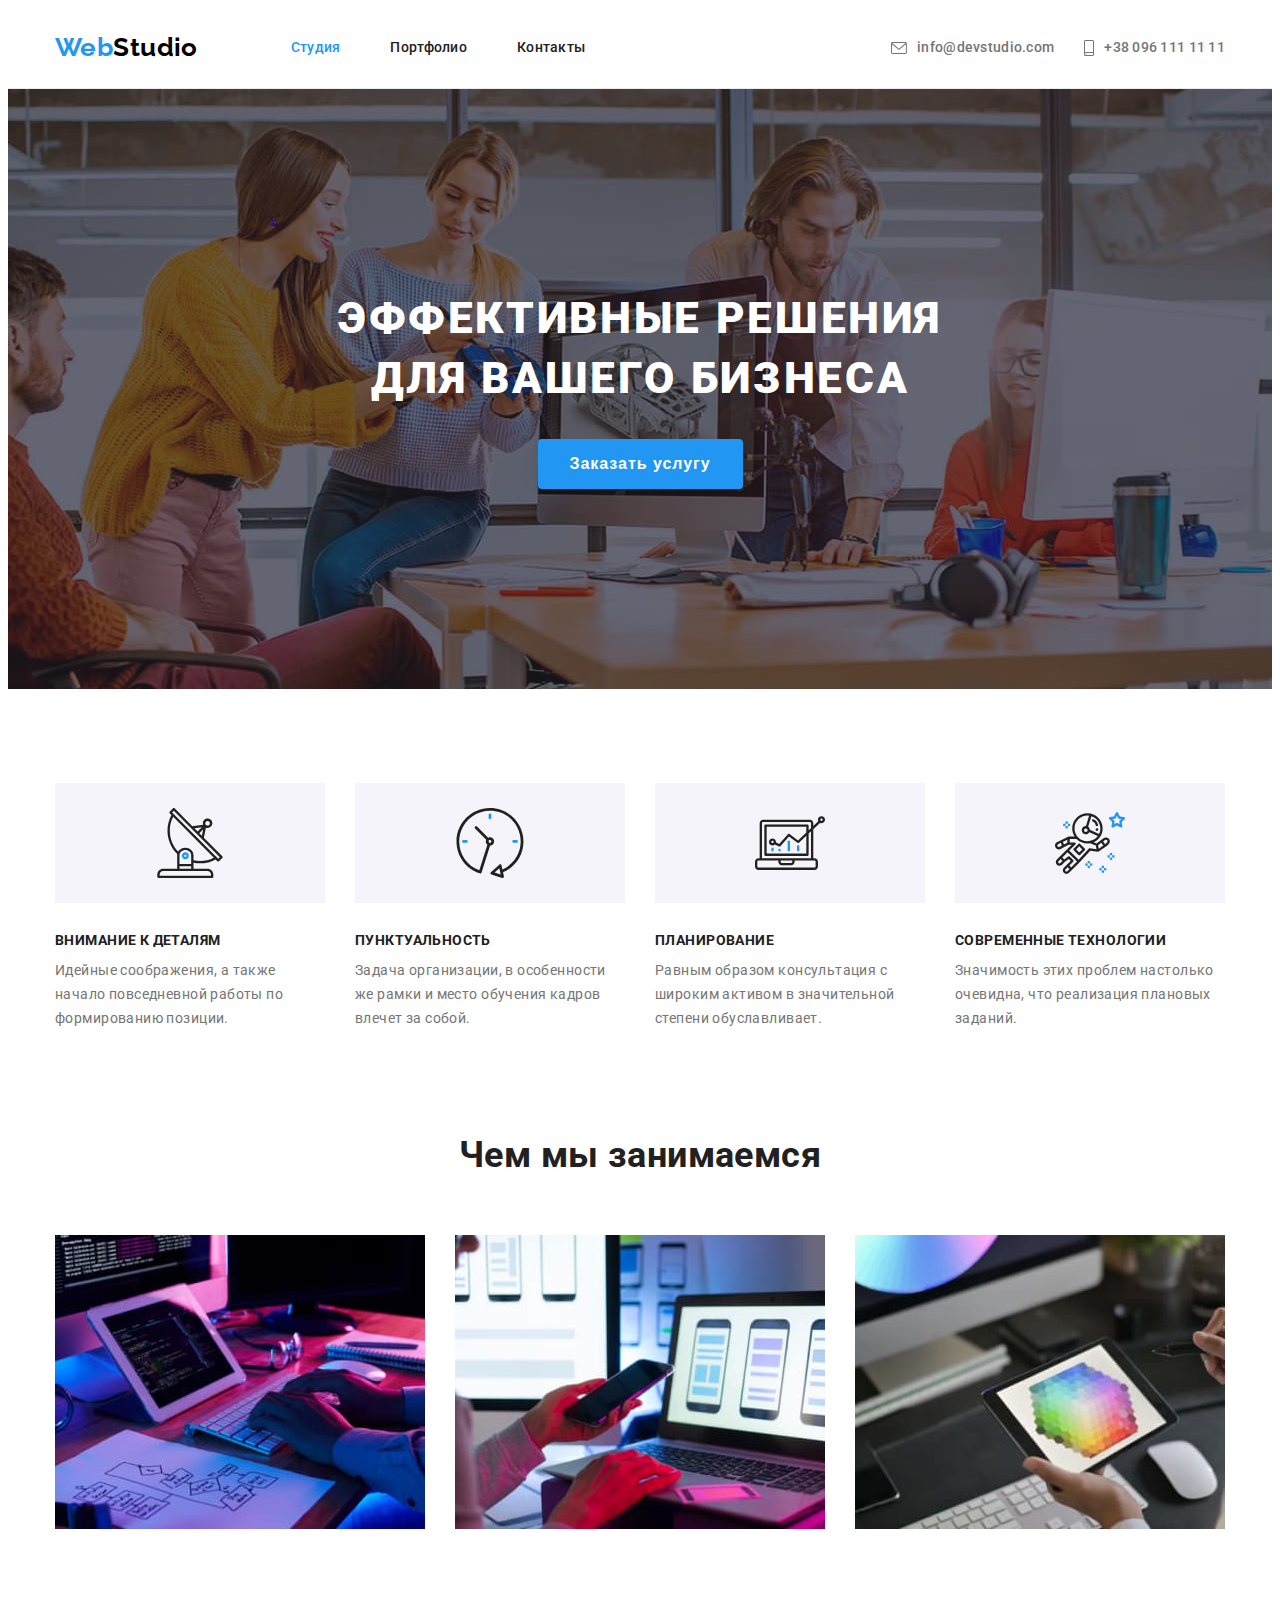
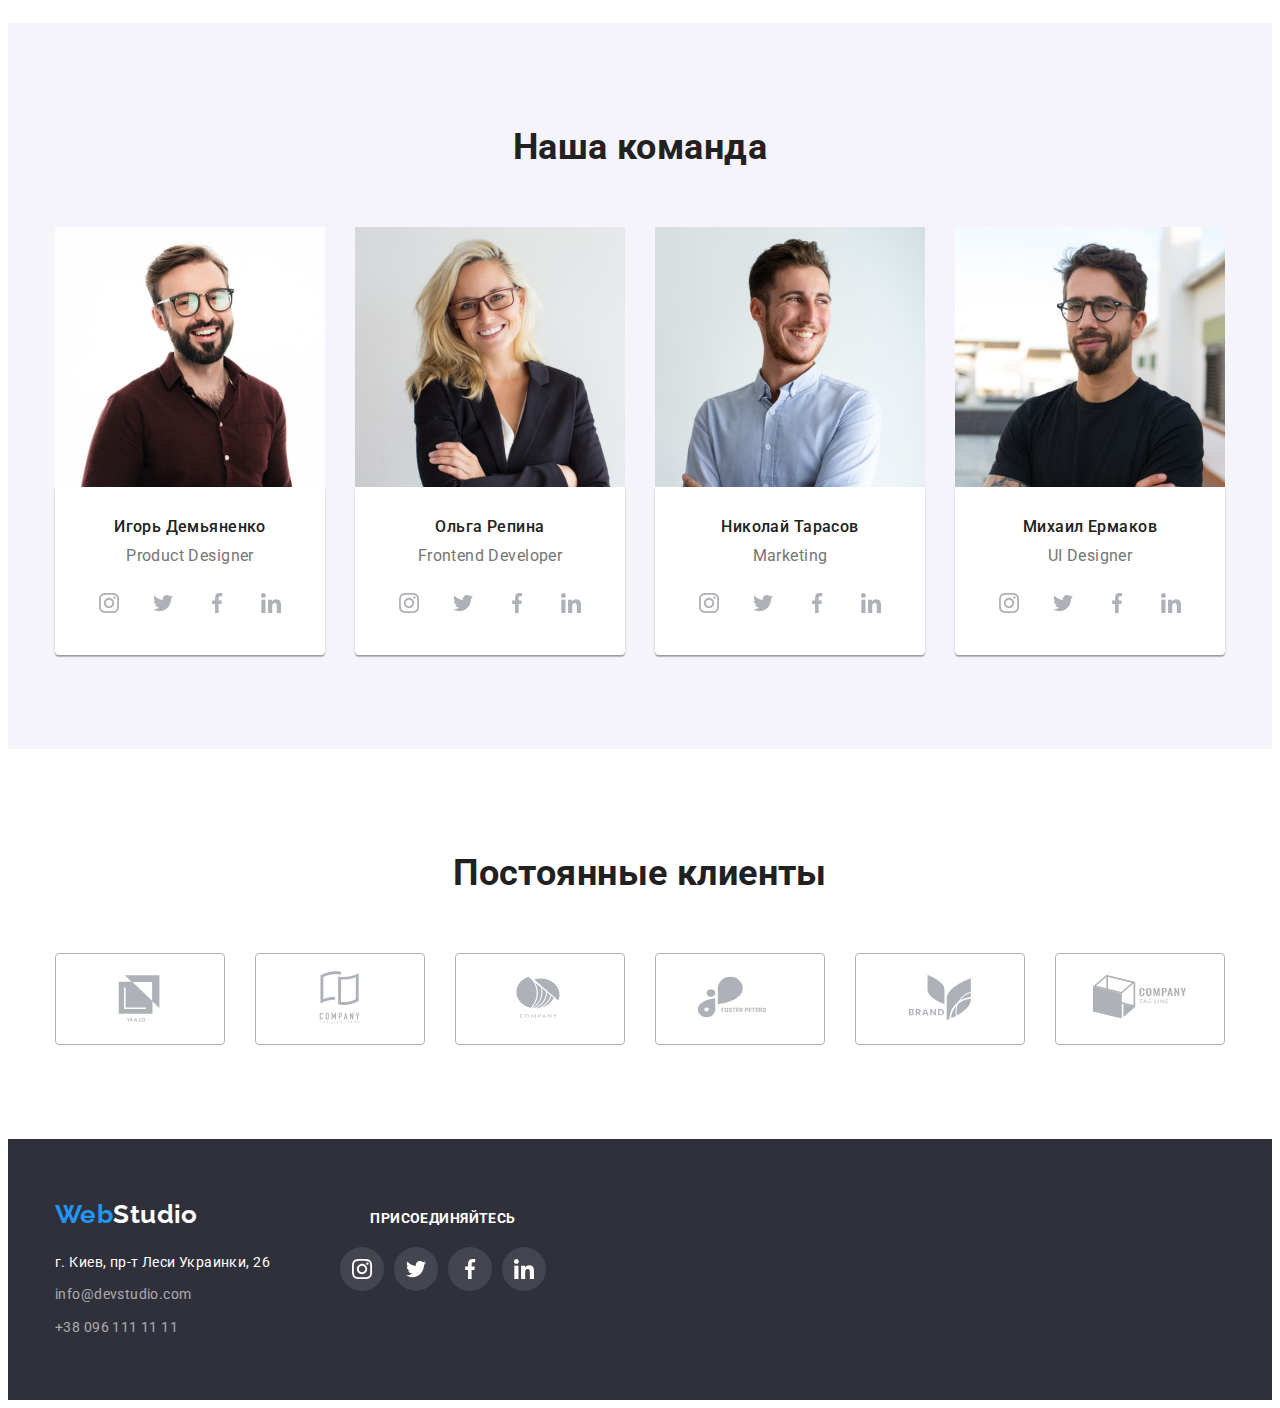
<file: index.html>
<!DOCTYPE html>
<html lang="ru">
  <head>
    <meta charset="UTF-8" />
    <meta http-equiv="X-UA-Compatible" content="IE=edge" />
    <meta name="viewport" content="width=device-width, initial-scale=1.0" />
    <title>Студия</title>
    <link rel="preconnect" href="https://fonts.googleapis.com" />
    <link rel="preconnect" href="https://fonts.gstatic.com" crossorigin />
    <link
      href="https://fonts.googleapis.com/css2?family=Raleway:wght@700&family=Roboto:wght@400;500;700;900&display=swap"
      rel="stylesheet"
    />
    <link
      rel="stylesheet"
      href="https://cdnjs.cloudflare.com/ajax/libs/modern-normalize/1.1.0/modern-normalize.min.css"
      integrity="sha512-wpPYUAdjBVSE4KJnH1VR1HeZfpl1ub8YT/NKx4PuQ5NmX2tKuGu6U/JRp5y+Y8XG2tV+wKQpNHVUX03MfMFn9Q=="
      crossorigin="anonymous"
      referrerpolicy="no-referrer"
    />
    <link rel="stylesheet" href="./css/styles.css" />
  </head>
  <body>
    <!--Шапка-->
    <header class="header">
      <div class="container header-nav">
        <nav class="main-nav">
          <a href="./index.html" class="logo-header link"> <span class="accent">Web</span>Studio</a>
          <ul class="site-nav list">
            <li class="site-nav-item">
              <a href="./index.html" class="link current">Студия</a>
            </li>
            <li class="site-nav-item">
              <a href="./portfolio.html" class="link">Портфолио</a>
            </li>
            <li class="site-nav-item">
              <a href="./index.html" class="link">Контакты</a>
            </li>
          </ul>
        </nav>
        <ul class="site-contacts list">
          <li class="site-contacts-item">
            <svg class="contacts-icon" width="16" height="12">
              <use href="./images/icons.svg#icon-envelope"></use>
            </svg>
            <a href="mailto:info@devstudio.com" class="mail link">info@devstudio.com</a>
          </li>
          <li class="site-contacts-item">
            <svg class="contacts-icon" width="10" height="16">
              <use href="./images/icons.svg#icon-smartphone"></use>
            </svg>
            <a href="tel:+380961111111" class="tel link">+38 096 111 11 11</a>
          </li>
        </ul>
      </div>
    </header>

    <main>
      <!--Герой-->
      <section class="section hero">
        <div class="container">
          <h1 class="hero-title">Эффективные решения для вашего бизнеса</h1>
          <button type="button" class="hero-button">Заказать услугу</button>
        </div>
      </section>
      <!--Преимущества-->
      <section class="section features">
        <div class="container">
          <h2 class="features-title visually-hidden">Наши преимущества</h2>
          <ul class="feature-list list">
            <li class="feature-item">
              <div class="container">
                <svg class="feature-list icon" width="70" height="70">
                  <use href="./images/icons.svg#icon-antenna"></use>
                </svg>
              </div>
              <h3 class="feature-item-title">Внимание к деталям</h3>
              <p class="feature-item-text">
                Идейные соображения, а также начало повседневной работы по формированию позиции.
              </p>
            </li>
            <li class="feature-item">
              <div class="container">
                <svg class="feature-list icon" width="70" height="70">
                  <use href="./images/icons.svg#icon-clock"></use>
                </svg>
              </div>
              <h3 class="feature-item-title">Пунктуальность</h3>
              <p class="feature-item-text">
                Задача организации, в особенности же рамки и место обучения кадров влечет за собой.
              </p>
            </li>
            <li class="feature-item">
              <div class="container">
                <svg class="feature-list icon" width="70" height="70">
                  <use href="./images/icons.svg#icon-diagram"></use>
                </svg>
              </div>
              <h3 class="feature-item-title">Планирование</h3>
              <p class="feature-item-text">
                Равным образом консультация с широким активом в значительной степени обуславливает.
              </p>
            </li>
            <li class="feature-item">
              <div class="container">
                <svg class="feature-list icon" width="70" height="70">
                  <use href="./images/icons.svg#icon-astronaut"></use>
                </svg>
              </div>
              <h3 class="feature-item-title">Современные технологии</h3>
              <p class="feature-item-text">
                Значимость этих проблем настолько очевидна, что реализация плановых заданий.
              </p>
            </li>
          </ul>
        </div>
      </section>
      <!--Чем мы занимаемся-->
      <section class="section services">
        <div class="container">
          <h2 class="services-title">Чем мы занимаемся</h2>
          <ul class="services-list list">
            <li class="service-card">
              <img src="./images/development.jpg" alt="Разработка" width="370" height="294" />
            </li>
            <li class="service-card">
              <img src="./images/marketing.jpg" alt="Маркетинг" width="370" height="294" />
            </li>
            <li class="service-card">
              <img src="./images/design.jpg" alt="Дизайн" width="370" height="294" />
            </li>
          </ul>
        </div>
      </section>
      <!--Наша команда-->
      <section class="section team">
        <div class="container">
          <h2 class="team-title">Наша команда</h2>
          <ul class="team-list list">
            <li class="team-card">
              <img
                src="./images/ihor-demianenko.jpg"
                alt="Игорь Демьяненко"
                width="270"
                height="260"
              />
              <div class="content">
                <h3 class="team-card-title">Игорь Демьяненко</h3>
                <p class="team-card-text">Product Designer</p>
                <ul class="team-sm-list list">
                  <li class="team-sm-item">
                    <a class="team-sm-link" href="">
                      <svg class="team-sm-icon" width="20" height="20">
                        <use href="./images/icons.svg#icon-instagram"></use>
                      </svg>
                    </a>
                  </li>
                  <li class="team-sm-item">
                    <a class="team-sm-link" href="">
                      <svg class="team-sm-icon" width="20" height="20">
                        <use href="./images/icons.svg#icon-twitter"></use>
                      </svg>
                    </a>
                  </li>
                  <li class="team-sm-item">
                    <a class="team-sm-link" href="">
                      <svg class="team-sm-icon" width="20" height="20">
                        <use href="./images/icons.svg#icon-facebook"></use>
                      </svg>
                    </a>
                  </li>
                  <li class="team-sm-item">
                    <a class="team-sm-link" href="">
                      <svg class="team-sm-icon" width="20" height="20">
                        <use href="./images/icons.svg#icon-linkedin"></use>
                      </svg>
                    </a>
                  </li>
                </ul>
              </div>
            </li>
            <li class="team-card">
              <img src="./images/olha-repina.jpg" alt="Ольга Репина" width="270" height="260" />
              <div class="content">
                <h3 class="team-card-title">Ольга Репина</h3>
                <p class="team-card-text">Frontend Developer</p>
                <ul class="team-sm-list list">
                  <li class="team-sm-item">
                    <a class="team-sm-link" href="">
                      <svg class="team-sm-icon" width="20" height="20">
                        <use href="./images/icons.svg#icon-instagram"></use>
                      </svg>
                    </a>
                  </li>
                  <li class="team-sm-item">
                    <a class="team-sm-link" href="">
                      <svg class="team-sm-icon" width="20" height="20">
                        <use href="./images/icons.svg#icon-twitter"></use>
                      </svg>
                    </a>
                  </li>
                  <li class="team-sm-item">
                    <a class="team-sm-link" href="">
                      <svg class="team-sm-icon" width="20" height="20">
                        <use href="./images/icons.svg#icon-facebook"></use>
                      </svg>
                    </a>
                  </li>
                  <li class="team-sm-item">
                    <a class="team-sm-link" href="">
                      <svg class="team-sm-icon" width="20" height="20">
                        <use href="./images/icons.svg#icon-linkedin"></use>
                      </svg>
                    </a>
                  </li>
                </ul>
              </div>
            </li>
            <li class="team-card">
              <img
                src="./images/nikolay-tarasov.jpg"
                alt="Николай Тарасов"
                width="270"
                height="260"
              />
              <div class="content">
                <h3 class="team-card-title">Николай Тарасов</h3>
                <p class="team-card-text">Marketing</p>
                <ul class="team-sm-list list">
                  <li class="team-sm-item">
                    <a class="team-sm-link" href="">
                      <svg class="team-sm-icon" width="20" height="20">
                        <use href="./images/icons.svg#icon-instagram"></use>
                      </svg>
                    </a>
                  </li>
                  <li class="team-sm-item">
                    <a class="team-sm-link" href="">
                      <svg class="team-sm-icon" width="20" height="20">
                        <use href="./images/icons.svg#icon-twitter"></use>
                      </svg>
                    </a>
                  </li>
                  <li class="team-sm-item">
                    <a class="team-sm-link" href="">
                      <svg class="team-sm-icon" width="20" height="20">
                        <use href="./images/icons.svg#icon-facebook"></use>
                      </svg>
                    </a>
                  </li>
                  <li class="team-sm-item">
                    <a class="team-sm-link" href="">
                      <svg class="team-sm-icon" width="20" height="20">
                        <use href="./images/icons.svg#icon-linkedin"></use>
                      </svg>
                    </a>
                  </li>
                </ul>
              </div>
            </li>
            <li class="team-card">
              <img
                src="./images/mikhail-yermakov.jpg"
                alt="Михаил Ермаков"
                width="270"
                height="260"
              />
              <div class="content">
                <h3 class="team-card-title">Михаил Ермаков</h3>
                <p class="team-card-text">UI Designer</p>
                <ul class="team-sm-list list">
                  <li class="team-sm-item">
                    <a class="team-sm-link" href="">
                      <svg class="team-sm-icon" width="20" height="20">
                        <use href="./images/icons.svg#icon-instagram"></use>
                      </svg>
                    </a>
                  </li>
                  <li class="team-sm-item">
                    <a class="team-sm-link" href="">
                      <svg class="team-sm-icon" width="20" height="20">
                        <use href="./images/icons.svg#icon-twitter"></use>
                      </svg>
                    </a>
                  </li>
                  <li class="team-sm-item">
                    <a class="team-sm-link" href="">
                      <svg class="team-sm-icon" width="20" height="20">
                        <use href="./images/icons.svg#icon-facebook"></use>
                      </svg>
                    </a>
                  </li>
                  <li class="team-sm-item">
                    <a class="team-sm-link" href="">
                      <svg class="team-sm-icon" width="20" height="20">
                        <use href="./images/icons.svg#icon-linkedin"></use>
                      </svg>
                    </a>
                  </li>
                </ul>
              </div>
            </li>
          </ul>
        </div>
      </section>
      <section class="section clients">
        <h2 class="clents-title">Постоянные клиенты</h2>
        <div class="container">
          <ul class="clients-list list">
            <li class="clients-item">
              <a href="" class="clients-item-link">
                <svg class="clients-item-icon" width="106" height="60">
                  <use href="./images/icons.svg#icon-squares"></use>
                </svg>
              </a>
            </li>
            <li class="clients-item">
              <a href="" class="clients-item-link">
                <svg class="clients-item-icon" width="106" height="60">
                  <use href="./images/icons.svg#icon-paper"></use>
                </svg>
              </a>
            </li>
            <li class="clients-item">
              <a href="" class="clients-item-link">
                <svg class="clients-item-icon" width="106" height="60">
                  <use href="./images/icons.svg#icon-round"></use>
                </svg>
              </a>
            </li>
            <li class="clients-item">
              <a href="" class="clients-item-link">
                <svg class="clients-item-icon" width="106" height="60">
                  <use href="./images/icons.svg#icon-drops"></use>
                </svg>
              </a>
            </li>
            <li class="clients-item">
              <a href="" class="clients-item-link">
                <svg class="clients-item-icon" width="106" height="60">
                  <use href="./images/icons.svg#icon-leaves"></use>
                </svg>
              </a>
            </li>
            <li class="clients-item">
              <a href="" class="clients-item-link">
                <svg class="clients-item-icon" width="106" height="60">
                  <use href="./images/icons.svg#icon-box"></use>
                </svg>
              </a>
            </li>
          </ul>
        </div>
      </section>
    </main>
    <!--Футер-->
    <footer class="footer">
      <div class="container">
        <div class="footer-logo-address">
          <a href="./index.html" class="logo-footer link"><span class="accent">Web</span>Studio</a>
          <address class="footer-contacts">
            <ul class="footer-site-contacts list">
              <li class="footer-contact-item">
                <a href="" class="office-address link">г. Киев, пр-т Леси Украинки, 26</a>
              </li>
              <li class="footer-contact-item">
                <a href="mailto:info@devstudio.com" class="link">info@devstudio.com</a>
              </li>
              <li class="footer-contact-item">
                <a href="tel:+380961111111" class="link">+38 096 111 11 11</a>
              </li>
            </ul>
          </address>
        </div>
        <div class="footer-join">
          <h3 class="title-join">присоединяйтесь</h3>
          <ul class="footer-sm-list list">
            <li class="footer-sm-item">
              <a class="footer-sm-link" href="">
                <svg class="footer-sm-icon" width="20" height="20">
                  <use href="./images/icons.svg#icon-instagram"></use>
                </svg>
              </a>
            </li>
            <li class="footer-sm-item">
              <a class="footer-sm-link" href="">
                <svg class="footer-sm-icon" width="20" height="20">
                  <use href="./images/icons.svg#icon-twitter"></use>
                </svg>
              </a>
            </li>
            <li class="footer-sm-item">
              <a class="footer-sm-link" href="">
                <svg class="footer-sm-icon" width="20" height="20">
                  <use href="./images/icons.svg#icon-facebook"></use>
                </svg>
              </a>
            </li>
            <li class="footer-sm-item">
              <a class="footer-sm-link" href="">
                <svg class="footer-sm-icon" width="20" height="20">
                  <use href="./images/icons.svg#icon-linkedin"></use>
                </svg>
              </a>
            </li>
          </ul>
        </div>
      </div>
    </footer>
  </body>
</html>
</file>
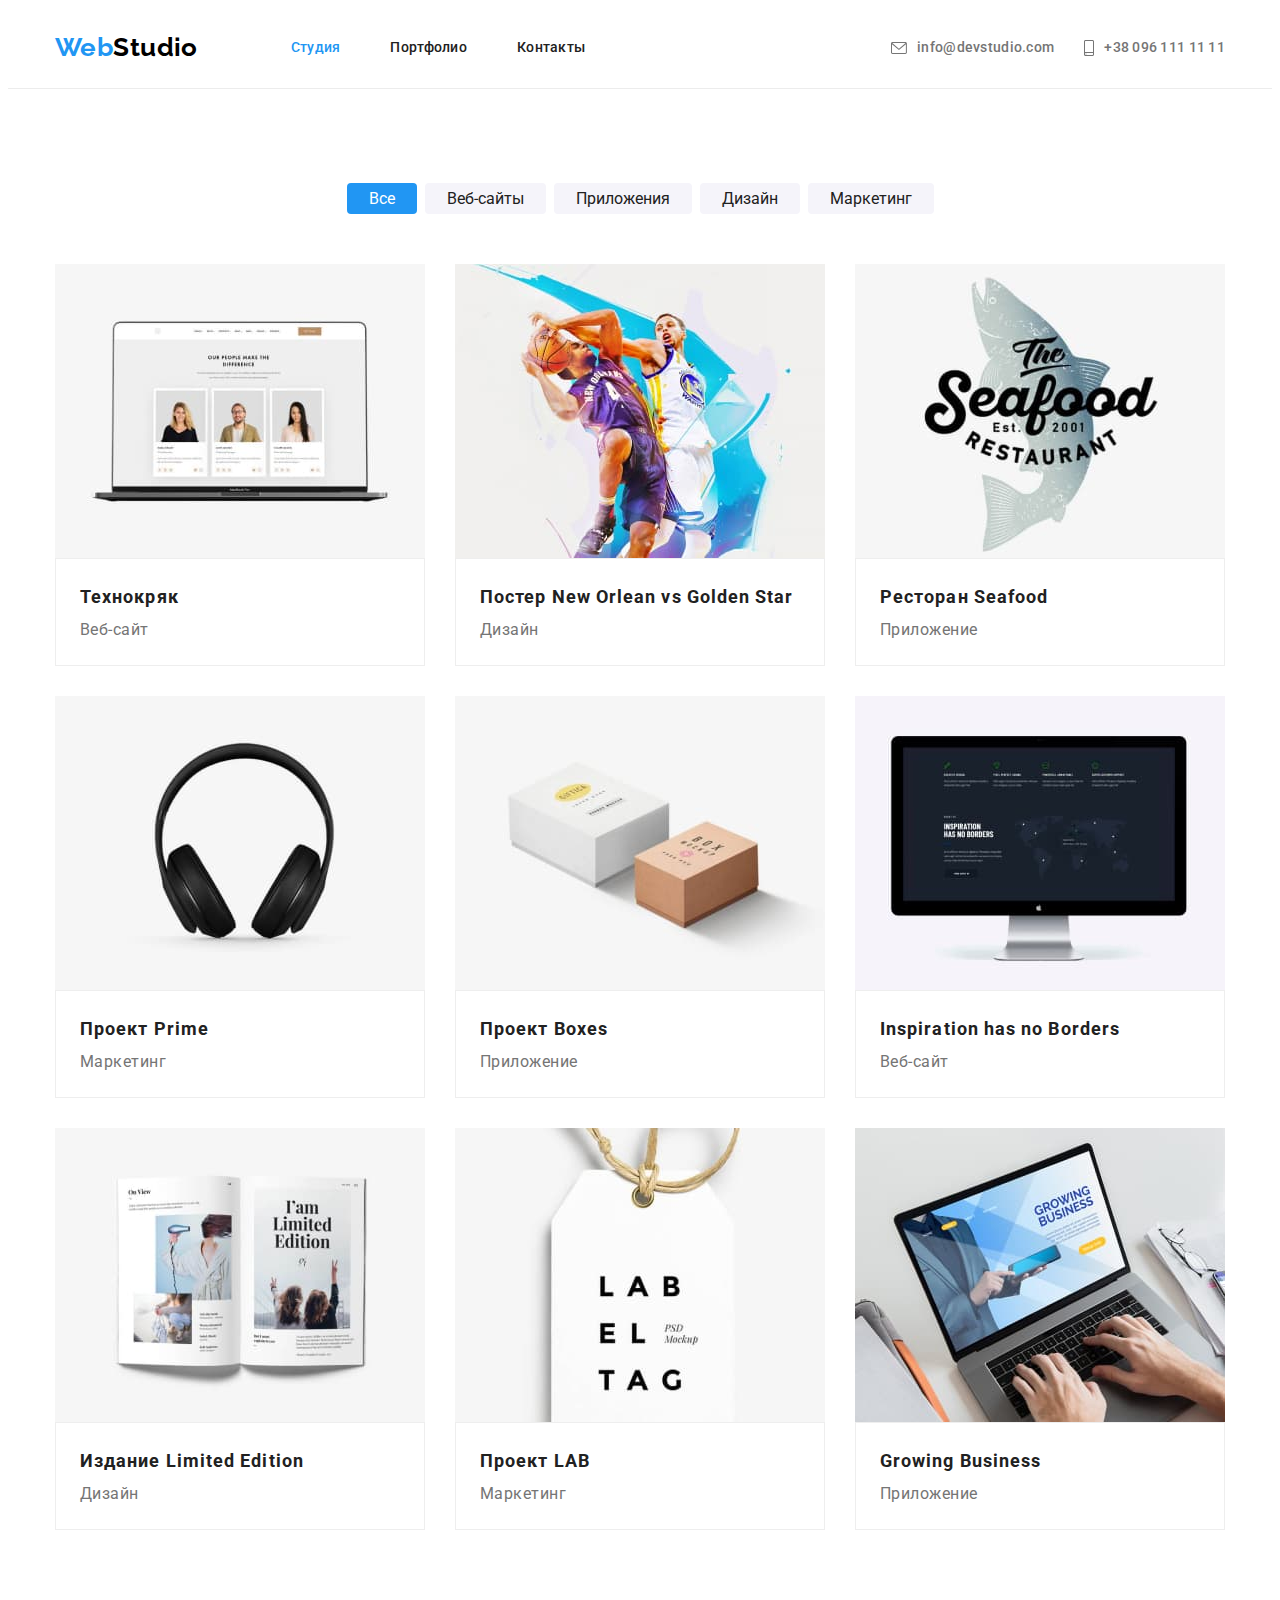
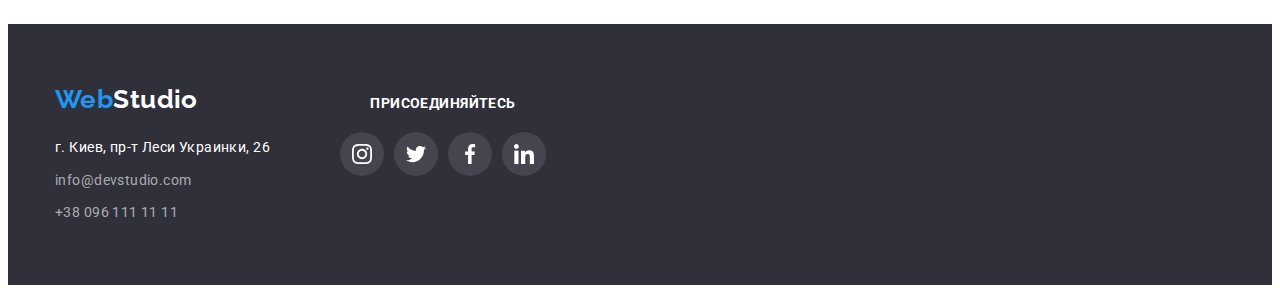
<file: portfolio.html>
<!DOCTYPE html>
<html lang="ru">
  <head>
    <meta charset="UTF-8" />
    <meta http-equiv="X-UA-Compatible" content="IE=edge" />
    <meta name="viewport" content="width=device-width, initial-scale=1.0" />
    <title>Portfolio</title>
    <link rel="preconnect" href="https://fonts.googleapis.com" />
    <link rel="preconnect" href="https://fonts.gstatic.com" crossorigin />
    <link
      href="https://fonts.googleapis.com/css2?family=Raleway:wght@700&family=Roboto:wght@400;500;700;900&display=swap"
      rel="stylesheet"
    />
    <link
      rel="stylesheet"
      href="https://cdnjs.cloudflare.com/ajax/libs/modern-normalize/1.1.0/modern-normalize.min.css"
      integrity="sha512-wpPYUAdjBVSE4KJnH1VR1HeZfpl1ub8YT/NKx4PuQ5NmX2tKuGu6U/JRp5y+Y8XG2tV+wKQpNHVUX03MfMFn9Q=="
      crossorigin="anonymous"
      referrerpolicy="no-referrer"
    />
    <link rel="stylesheet" href="./css/styles.css" />
  </head>
  <body>
    <!--Шапка-->
    <header class="header">
      <div class="container header-nav">
        <nav class="main-nav">
          <a href="./index.html" class="logo-header link"> <span class="accent">Web</span>Studio</a>
          <ul class="site-nav list">
            <li class="site-nav-item">
              <a href="./index.html" class="link current">Студия</a>
            </li>
            <li class="site-nav-item">
              <a href="./portfolio.html" class="link">Портфолио</a>
            </li>
            <li class="site-nav-item">
              <a href="./index.html" class="link">Контакты</a>
            </li>
          </ul>
        </nav>
        <ul class="site-contacts list">
          <li class="site-contacts-item">
            <svg class="contacts-icon" width="16" height="12">
              <use href="./images/icons.svg#icon-envelope"></use>
            </svg>
            <a href="mailto:info@devstudio.com" class="mail link">info@devstudio.com</a>
          </li>
          <li class="site-contacts-item">
            <svg class="contacts-icon" width="10" height="16">
              <use href="./images/icons.svg#icon-smartphone"></use>
            </svg>
            <a href="tel:+380961111111" class="tel link">+38 096 111 11 11</a>
          </li>
        </ul>
      </div>
    </header>

    <main>
      <section class="section portfolio">
        <div class="container">
          <h1 class="portfolio-title visually-hidden">Портфолио</h1>
          <ul class="btn-filter list">
            <li class="btn">
              <button type="button" class="button secondary active">Все</button>
            </li>
            <li class="btn">
              <button type="button" class="button secondary">Веб-сайты</button>
            </li>
            <li class="btn">
              <button type="button" class="button secondary">Приложения</button>
            </li>
            <li class="btn">
              <button type="button" class="button secondary">Дизайн</button>
            </li>
            <li class="btn">
              <button type="button" class="button secondary">Маркетинг</button>
            </li>
          </ul>
        </div>
        <div class="container">
          <ul class="project-list list">
            <li class="project-card">
              <a href="">
                <img src="./images/technokyak.jpg" alt="Технокряк" width="370" height="294" />
                <div class="content">
                  <h2 class="project-card-title">Технокряк</h2>
                  <p class="project-card-text">Веб-сайт</p>
                </div>
              </a>
            </li>
            <li class="project-card">
              <a href="">
                <img
                  src="./images/new-orlean-golden-star.jpg"
                  alt="Постер New Orlean vs Golden Star"
                  width="370"
                  height="294"
                />
                <div class="content">
                  <h2 class="project-card-title">Постер New Orlean vs Golden Star</h2>
                  <p class="project-card-text">Дизайн</p>
                </div>
              </a>
            </li>
            <li class="project-card">
              <a href="">
                <img
                  src="./images/restaurant-seafood.jpg"
                  alt="Ресторан Seafood"
                  width="370"
                  height="294"
                />
                <div class="content">
                  <h2 class="project-card-title">Ресторан Seafood</h2>
                  <p class="project-card-text">Приложение</p>
                </div>
              </a>
            </li>
            <li class="project-card">
              <a href="">
                <img src="./images/project-prime.jpg" alt="Проект Prime" width="370" height="294" />
                <div class="content">
                  <h2 class="project-card-title">Проект Prime</h2>
                  <p class="project-card-text">Маркетинг</p>
                </div>
              </a>
            </li>
            <li class="project-card">
              <a href="">
                <img src="./images/project-boxes.jpg" alt="Проект Boxes" width="370" height="294" />
                <div class="content">
                  <h2 class="project-card-title">Проект Boxes</h2>
                  <p class="project-card-text">Приложение</p>
                </div>
              </a>
            </li>
            <li class="project-card">
              <a href="">
                <img
                  src="./images/insipation-no-borders.jpg"
                  alt="Inspiration has no Borders"
                  width="370"
                  height="294"
                />
                <div class="content">
                  <h2 class="project-card-title">Inspiration has no Borders</h2>
                  <p class="project-card-text">Веб-сайт</p>
                </div>
              </a>
            </li>
            <li class="project-card">
              <a href="">
                <img
                  src="./images/limited-edition.jpg"
                  alt="Издание Limited Edition"
                  width="370"
                  height="294"
                />
                <div class="content">
                  <h2 class="project-card-title">Издание Limited Edition</h2>
                  <p class="project-card-text">Дизайн</p>
                </div>
              </a>
            </li>
            <li class="project-card">
              <a href="">
                <img src="./images/project-lab.jpg" alt="Проект LAB" width="370" height="294" />
                <div class="content">
                  <h2 class="project-card-title">Проект LAB</h2>
                  <p class="project-card-text">Маркетинг</p>
                </div>
              </a>
            </li>
            <li class="project-card">
              <a href="">
                <img
                  src="./images/growing-business.jpg"
                  alt="Growing Business"
                  width="370"
                  height="294"
                />
                <div class="content">
                  <h2 class="project-card-title">Growing Business</h2>
                  <p class="project-card-text">Приложение</p>
                </div>
              </a>
            </li>
          </ul>
        </div>
      </section>
    </main>
    <!--Футер-->
    <footer class="footer">
      <div class="container">
        <div class="footer-logo-address">
          <a href="./index.html" class="logo-footer link"><span class="accent">Web</span>Studio</a>
          <address class="footer-contacts">
            <ul class="footer-site-contacts list">
              <li class="footer-contact-item">
                <a href="" class="office-address link">г. Киев, пр-т Леси Украинки, 26</a>
              </li>
              <li class="footer-contact-item">
                <a href="mailto:info@devstudio.com" class="link">info@devstudio.com</a>
              </li>
              <li class="footer-contact-item">
                <a href="tel:+380961111111" class="link">+38 096 111 11 11</a>
              </li>
            </ul>
          </address>
        </div>
        <div class="footer-join">
          <h3 class="title-join">присоединяйтесь</h3>
          <ul class="footer-sm-list list">
            <li class="footer-sm-item">
              <a class="footer-sm-link" href="">
                <svg class="footer-sm-icon" width="20" height="20">
                  <use href="./images/icons.svg#icon-instagram"></use>
                </svg>
              </a>
            </li>
            <li class="footer-sm-item">
              <a class="footer-sm-link" href="">
                <svg class="footer-sm-icon" width="20" height="20">
                  <use href="./images/icons.svg#icon-twitter"></use>
                </svg>
              </a>
            </li>
            <li class="footer-sm-item">
              <a class="footer-sm-link" href="">
                <svg class="footer-sm-icon" width="20" height="20">
                  <use href="./images/icons.svg#icon-facebook"></use>
                </svg>
              </a>
            </li>
            <li class="footer-sm-item">
              <a class="footer-sm-link" href="">
                <svg class="footer-sm-icon" width="20" height="20">
                  <use href="./images/icons.svg#icon-linkedin"></use>
                </svg>
              </a>
            </li>
          </ul>
        </div>
      </div>
    </footer>
  </body>
</html>
</file>
<file: css/styles.css>
*,
*::before,
*::after {
  box-sizing: border-box;
}

p,
h1,
h2,
h3,
h4,
h5,
h6 {
  margin: 0%;
}

ul,
ol {
  margin: 0;
  padding-left: 0;
}

img {
  display: block;
}

button {
  cursor: pointer;
}

/* Основной цвет текста #757575 */

/* Цвет заголовки #212121 */

/* Цвет акцентов #2196F3 */

:root {
  --primary-text-color: #757575;
  --title-text-color: #212121;
  --accent-color: #2196f3;
  --primary-white-color: #fff;
  --secondary-bg-color: #f5f4fa;
}

body {
  background-color: var(--primary-white-color);
  color: var(--primary-text-color);

  font-family: 'Roboto', sans-serif;
  font-weight: 400;
  font-size: 14px;
  letter-spacing: 0.03em;
}

.link {
  text-decoration: none;
}

.list {
  list-style: none;
}

/* ------Хэдер------ */

.header {
  padding-top: 24px;
  padding-bottom: 25px;
  /* background-color: teal; */

  border-bottom: 1px solid #ececec;
}

.container {
  width: 1200px;
  padding-left: 15px;
  padding-right: 15px;
  margin: 0 auto;
  /* outline: 2px solid red; */
}

.header-nav {
  display: flex;
  align-items: center;
}

.main-nav {
  display: flex;
  align-items: center;
}

.logo-header {
  color: #000;
  font-family: 'Raleway', sans-serif;
  font-weight: 700;
  font-size: 26px;
  line-height: 1.2;
  margin-right: 93px;
}

.accent {
  color: var(--accent-color);
}

/* Хэдер навигация */

.site-nav {
  display: flex;
  /* margin-left: 93px; */
}

/* .site-nav-item {
    margin-right: 50px;

    background-color: plum;
} */

.site-nav-item:not(:last-child) {
  margin-right: 50px;
}

.site-nav .link {
  color: var(--title-text-color);

  font-weight: 500;
  line-height: 1.14;
  letter-spacing: 0.02em;

  display: block;
}

.site-nav .link:hover,
.site-nav .link:focus {
  color: var(--accent-color);
}

.site-nav .link.current {
  color: var(--accent-color);
}

.site-contacts {
  display: flex;
  margin-left: auto;
}

.site-contacts-item:not(:first-child) {
  margin-left: 30px;
}

.contacts-icon {
  margin-right: 10px;
}

.site-contacts-item {
  display: flex;
  align-items: center;
}

.site-contacts-item {
  color: var(--primary-text-color);
  fill: currentColor;
}

.site-contacts .link {
  color: currentColor;

  font-weight: 500;
  line-height: 1.14;
  letter-spacing: 0.02em;
}

.site-contacts-item:hover,
.site-contacts-item:focus {
  color: var(--accent-color);
}

/* --------Hero------- */

.section {
  padding-top: 94px;
  padding-bottom: 94px;
}

.hero {
  background-color: #2f303a;
  background-image: linear-gradient(rgba(47, 48, 58, 0.4), rgba(47, 48, 58, 0.4)),
    url(../images/hero-image.jpg);
  background-repeat: no-repeat;
  background-position: center;
  background-size: cover;

  max-width: 1600px;
  height: 600px;

  padding-top: 200px;
  padding-bottom: 200px;
  margin: 0 auto;
}

.hero .container {
  display: flex;
  flex-direction: column;
  align-items: center;
  max-width: 696px;
}

.hero-title {
  color: #fff;

  font-weight: 900;
  font-size: 44px;
  line-height: 1.36;
  letter-spacing: 0.06em;
  text-align: center;
  text-transform: uppercase;
  /* max-width: 696px; */

  margin-bottom: 30px;
}

.hero-button {
  background-color: var(--accent-color);
  color: var(--primary-white-color);
  box-shadow: 0px 4px 4px rgba(0, 0, 0, 0.15);

  font-weight: 700;
  font-size: 16px;
  line-height: 1.88;
  align-items: center;
  text-align: center;
  letter-spacing: 0.06em;

  border-radius: 4px;
  border: none;
  padding: 10px 32px;
}

/* -------Наши Преимущества------- */

.features {
  padding-bottom: 0;
}

.visually-hidden {
  position: absolute;
  white-space: nowrap;
  width: 1px;
  height: 1px;
  overflow: hidden;
  border: 0;
  padding: 0;
  clip: rect(0 0 0 0);
  clip-path: inset(50%);
  margin: -1px;
}

.feature-list {
  display: flex;
}

.feature-item {
  width: 270px;
}

.feature-item:not(:last-child) {
  margin-right: 30px;
}

.feature-item .container {
  width: 270px;
  height: 120px;
  background-color: #f5f4fa;
  display: flex;
  align-items: center;
  justify-content: center;

  margin-bottom: 30px;
}

.feature-item-title {
  color: var(--title-text-color);

  font-size: 14px;
  line-height: 1.14;
  text-transform: uppercase;
  margin-bottom: 10px;
}

.feature-item-text {
  line-height: 1.71;
}

/* ------Чем мы занимаемся----- */

.services-title {
  color: var(--title-text-color);

  font-size: 36px;
  line-height: 1.67;
  text-align: center;

  margin-bottom: 50px;
}

.services-list {
  display: flex;
}

.service-card:not(:last-child) {
  margin-right: 30px;
}

/* ------Наша команда--------- */

.team {
  background-color: #f5f4fa;
}

.team-title {
  color: var(--title-text-color);

  font-size: 36px;
  line-height: 1.67;
  text-align: center;

  margin-bottom: 50px;
}

.team-list {
  display: flex;
}

.team-card {
  background-color: var(--primary-white-color);
  width: 270px;
}

.team-card:not(:last-child) {
  margin-right: 30px;
}

.team-card > .content {
  padding-top: 30px;
  padding-bottom: 30px;
  text-align: center;
  /* outline: 2px solid red; */

  box-shadow: 0px 1px 3px rgba(0, 0, 0, 0.12), 0px 1px 1px rgba(0, 0, 0, 0.14),
    0px 2px 1px rgba(0, 0, 0, 0.2);
  border-radius: 0px 0px 4px 4px;
}

.team-card-title {
  color: var(--title-text-color);

  font-weight: 500;
  font-size: 16px;
  line-height: 1.19;
  margin-bottom: 10px;
}

.team-card-text {
  font-size: 16px;
  line-height: 1.19;
  margin-bottom: 16px;
}

.team-sm-list {
  display: flex;
  justify-content: center;
}

.team-sm-item {
  width: 44px;
  height: 44px;
}

.team-sm-item + .team-sm-item {
  margin-left: 10px;
}

.team-sm-link {
  width: 100%;
  height: 100%;
  background-color: var(--primary-white-color);
  /* background-color: orange; */
  display: flex;
  align-items: center;
  justify-content: center;
  border-radius: 50%;
  fill: #afb1b8;
}

.team-sm-link:hover,
.team-sm-link:focus {
  background-color: var(--accent-color);
  fill: var(--primary-white-color);
}

/* --------Наши Клиенты------ */

.clents-title {
  color: var(--title-text-color);

  font-size: 36px;
  line-height: 1.67;
  text-align: center;

  margin-bottom: 50px;
}

.clients-list {
  display: flex;
  justify-content: center;
}

.clients-item {
  width: 170px;
  height: 92px;
  display: flex;
  align-items: center;
  justify-content: center;

  border: 1px solid #afb1b8;
  border-radius: 4px;
}

.clients-item + .clients-item {
  margin-left: 30px;
}

/* .clients-item-link {
  width: 100%;
  height: 100%;

  display: flex;
  align-items: center;
  justify-content: center;
} */

.clients-item-icon {
  fill: #afb1b8;
}

.clients-item-icon:hover,
.clients-item-icon:focus {
  fill: var(--accent-color);
}

.clients-item:hover,
.clients-item:focus {
  border: 1px solid var(--accent-color);
}

/* -----------Футер----------- */

.footer {
  background-color: #2f303a;

  padding-top: 60px;
  padding-bottom: 60px;
}

.footer .container {
  display: flex;
  align-items: baseline;
}

.footer .link {
  text-decoration: none;
  font-style: normal;
}

.logo-footer {
  color: var(--primary-white-color);
  font-family: 'Raleway', sans-serif;
  font-weight: 700;
  font-size: 26px;
  line-height: 1.2;
  margin-bottom: 20px;
  display: inline-block;
  /* background-color: teal; */
}

.footer-site-contacts .link {
  font-weight: 400;
  line-height: 1.71;
}

.footer .office-address.link {
  color: var(--primary-white-color);

  line-height: 1.71;
}

.footer-contact-item:not(:last-child) {
  margin-bottom: 9px;
}

.footer-join {
  text-align: center;
  margin-left: 70px;
}

.footer-contacts .link {
  color: rgba(255, 255, 255, 0.6);

  font-weight: 400;
  font-size: 14px;
  line-height: 1.71;
  letter-spacing: 0.03em;
}

.footer-contacts .link:hover,
.footer-contacts .link:focus {
  color: var(--accent-color);
}

.title-join {
  font-size: 14px;
  line-height: 1.14;
  text-transform: uppercase;

  color: var(--primary-white-color);

  margin-bottom: 20px;
}

.footer-sm-list {
  display: flex;
  /* justify-content: center; */
}

.footer-sm-item {
  width: 44px;
  height: 44px;
}

.footer-sm-item + .footer-sm-item {
  margin-left: 10px;
}

.footer-sm-link {
  width: 100%;
  height: 100%;
  background-color: rgba(255, 255, 255, 0.1);

  display: flex;
  align-items: center;
  justify-content: center;
  border-radius: 50%;
  fill: var(--primary-white-color);
}

.footer-sm-link:hover,
.footer-sm-link:focus {
  background-color: var(--accent-color);
}

/* -----Портфолио----- */

/* Buttons */

.btn-filter {
  display: flex;
  justify-content: center;

  margin-bottom: 50px;
}

.btn:not(:last-child) {
  margin-right: 8px;
}

.button {
  background-color: var(--secondary-bg-color);
  color: var(--title-text-color);

  font-family: inherit;
  font-size: 16px;
  border: none;
  padding: 6px 22px;
  border-radius: 4px;
}

.button.secondary {
  background-color: var(--secondary-bg-color);
  color: var(--title-text-color);
}

.button.secondary.active {
  background-color: var(--accent-color);
  color: var(--primary-white-color);
}

.button.secondary:hover,
.button.secondary:focus,
.button.secondary:active {
  background-color: var(--accent-color);
  color: var(--primary-white-color);
  box-shadow: 0px 3px 1px rgba(0, 0, 0, 0.1), 0px 1px 2px rgba(0, 0, 0, 0.08),
    0px 2px 2px rgba(0, 0, 0, 0.12);
}

/* Portfolio Cards */

.project-card a {
  text-decoration: none;
}

.project-list {
  display: flex;
  flex-wrap: wrap;
}

.project-card {
  width: calc((100% - 60px) / 3);
  margin-right: 30px;
  margin-bottom: 30px;
}

/* .project-card {
    width: 370px;
    margin-right: 30px;
    margin-bottom: 30px;

    border: 1px solid #EEEEEE;
}*/

.project-card:nth-child(3n) {
  margin-right: 0;
}

.project-card:nth-last-child(-n + 3) {
  margin-bottom: 0;
}

.project-card:hover {
  box-shadow: 0px 1px 1px rgba(0, 0, 0, 0.12), 0px 4px 4px rgba(0, 0, 0, 0.06),
    1px 4px 6px rgba(0, 0, 0, 0.16);
}

.project-card .content {
  padding: 20px 24px;
  border: 1px solid #eeeeee;
  /* outline: 2px solid red; */
}

.project-card-title {
  color: var(--title-text-color);

  font-size: 18px;
  line-height: 2;
  letter-spacing: 0.06em;
}

.project-card-text {
  color: var(--primary-text-color);

  font-weight: 400;
  font-size: 16px;
  line-height: 1.88;
  letter-spacing: 0.03em;
}
</file>
